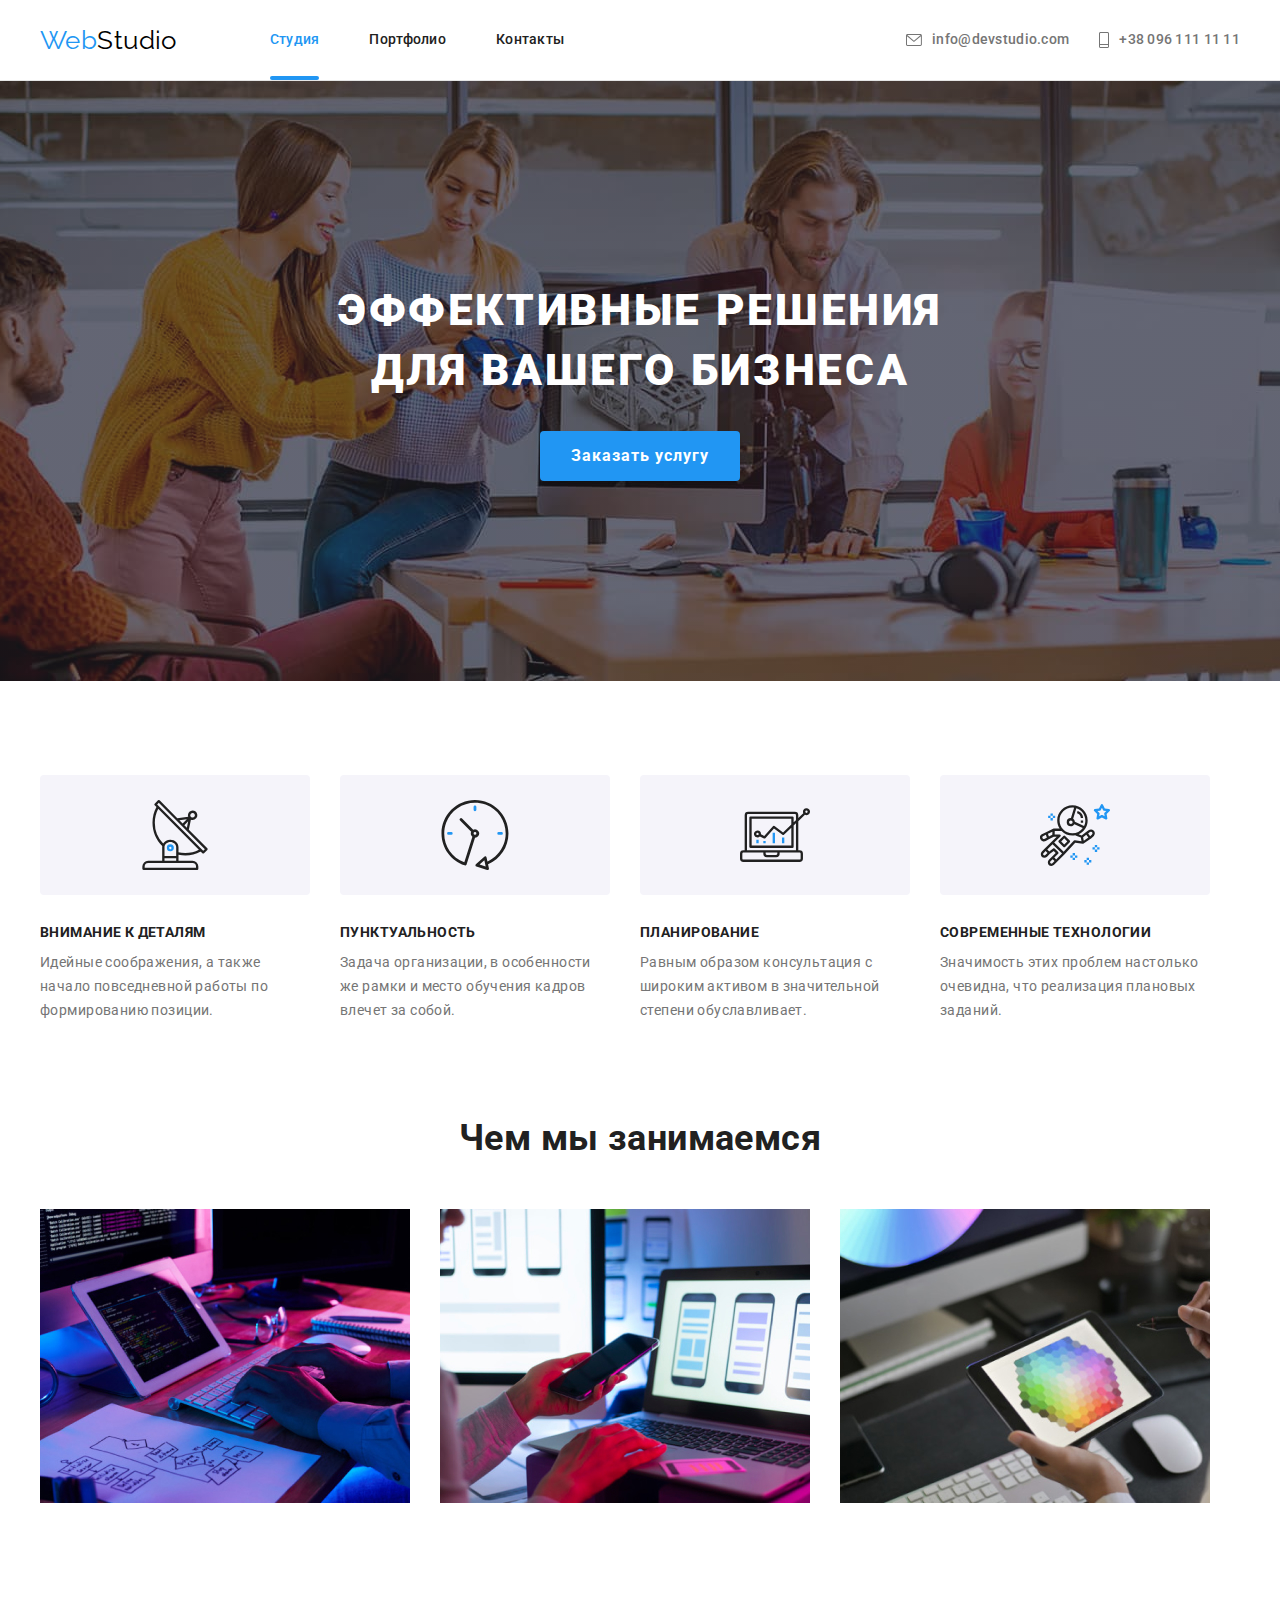
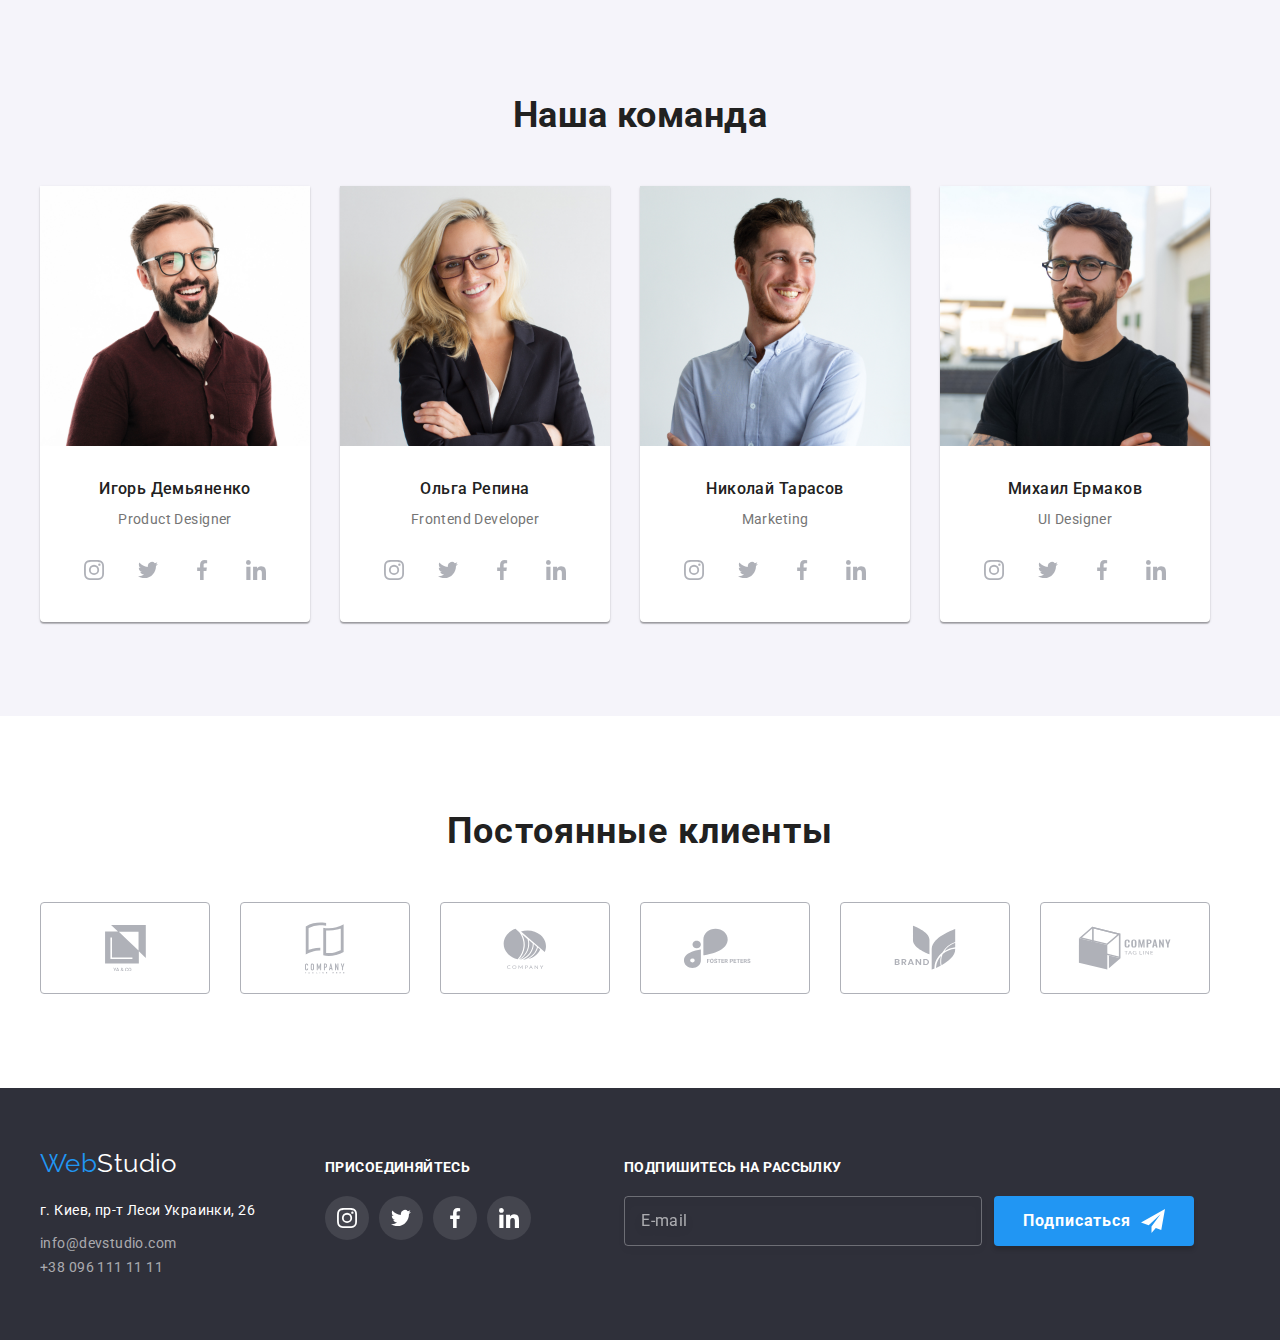
<file: index.html>
<!DOCTYPE html>
<html lang="ru">
<head>
    <meta charset="UTF-8">
    <meta http-equiv="X-UA-Compatible" content="IE=edge">
    <meta name="viewport" content="width=device-width, initial-scale=1.0">
    <title>Document</title>
    <link href="https://fonts.googleapis.com/css2?family=Raleway:wght@700&family=Roboto:wght@400;500;700;900&display=swap" rel="stylesheet">
    <link rel="stylesheet" href="./css/main.min.css">
</head>
<body>
    <header class="header">
        <div class="mail-nav"> 
            <nav class="conteiner-nav">
                <a href="" class="logo">Web<span class="logo__studio">Studio</span></a>
                <ul class="site-nav list">
                    <li class="site-nav__item">
                        <a href="" class="site-nav__link current">Студия</a>
                    </li>
                    <li class="site-nav__item">
                        <a href="./portfolio.html" class="site-nav__link">Портфолио</a>
                    </li>
                    <li class="site-nav__item">
                        <a href="" class="site-nav__link">Контакты</a>
                    </li>
                </ul>
            </nav>
            <div class="contriner-auth">
                <ul class="auth-nav list">
                    <li class="auth-nav__item icon-envelope">
                        <a href="mailto:info@devstudio.com" class="auth-nav__link">info@devstudio.com
                            <svg class="auth-nav__icon" width="16px" heught="12px">
                                <use href="./images/symbol-defs.svg#envelope"></use>
                            </svg>
                        </a>
                    </li>
                    <li class="auth-nav__item icon-vector">
                        <a href="tel:+380961111111" class="auth-nav__link">+38 096 111 11 11
                            <svg class="auth-nav__icon" width="10px" heught="16px">
                                <use href="./images/symbol-defs.svg#vector"></use>
                            </svg>
                        </a>
                    </li>
                </ul>
            </div>
        </div>
    </header>
    <main>
        <!--Шапка-->
        <div class="overlay">
            <div class="hero">
                <h1 class="hero__title">Эффективные решения для вашего бизнеса</h1>
                <button class="button" data-modal-open>Заказать услугу</button>
                <div class="backdrop is-hidden" data-modal>
                    <div class="modal">
                        <form class="form-modal">
                            <h2 class="form-modal__title">Оставьте свои данные, мы вам перезвоним</h2>
                            <div class="form-modal__groop">
                                <label for="name">Имя</label>
                                <input type="name" name="name" id="name">
                                <svg class="form-modal__svg">
                                    <use href="./images/icons.svg#person"></use>
                                </svg>
                            </div>
                            <div class="form-modal__groop">
                                <label for="phone">Телефон</label>
                                <input type="text" name="phone" id="phone">
                                <svg class="form-modal__svg">
                                    <use href="./images/icons.svg#phone"></use>
                                </svg>
                            </div>
                            <div class="form-modal__groop">
                                <label for="mail">Почта</label>
                                <input type="text" name="mail" id="mail">
                                <svg class="form-modal__svg">
                                    <use href="./images/icons.svg#email"></use>
                                </svg>
                            </div>
                            <div class="form-modal__groop">
                                <label for="comment">Комментарий</label>
                                <textarea name="comment" id="comment" placeholder="Введите текст"></textarea>
                            </div>
                            <label class="form-modal__agreement">
                                <input class="form-modal__input" type="checkbox" name="policy">
                                <span class="form-modal__text">
                                    Соглашаюсь с рассылкой и принимаю <a href="" class="form-modal__link">Условия договора</a> 
                                </span>
                                <svg class="form-modal__icon">
                                    <use href="./images/icons.svg#icon-check"></use>
                                </svg>
                            </label>    
                            <button type="submit" class="button">Отправить</button>
                        </form>
                        <button class="button__close" data-modal-close>
                            <svg class="button__svg">
                                <use href="./images/icons.svg#close"></use>
                            </svg>
                        </button>
                    </div>
                </div> 
            </div>
        </div>
        <!--Особенности-->
        <section class="section">
            <div class="conteiner">
               <!--<h2 class="section-title">Особенности</h2>--> 
                <ul class="peculiarities list">
                    <li class="peculiarities__list icon-antenna">
                        <div class="peculiarities__conteiner">
                            <svg class="peculiarities__svg">
                                <use href="./images/symbol-defs.svg#antenna"></use>
                            </svg>
                        </div>
                        <h3 class="peculiarities__title">ВНИМАНИЕ К ДЕТАЛЯМ</h3>
                        <p class="peculiarities__text">Идейные соображения, а также начало повседневной работы по формированию позиции.</p>
                    </li>
                    <li class="peculiarities__list icon-clock">
                        <div class="peculiarities__conteiner">
                            <svg class="peculiarities__svg">
                                <use href="./images/symbol-defs.svg#clock"></use>
                            </svg>
                        </div>
                        <h3 class="peculiarities__title">ПУНКТУАЛЬНОСТЬ</h3>
                        <p class="peculiarities__text">Задача организации, в особенности же рамки и место обучения кадров влечет за собой.</p>
                    </li>
                    <li class="peculiarities__list icon-diagram">
                        <div class="peculiarities__conteiner">
                            <svg class="peculiarities__svg">
                                <use href="./images/symbol-defs.svg#diagram"></use>
                            </svg>
                        </div>
                        <h3 class="peculiarities__title">ПЛАНИРОВАНИЕ</h3>
                        <p class="peculiarities__text">Равным образом консультация с широким активом в значительной степени обуславливает.</p>
                    </li>
                    <li class="peculiarities__list icon-astronaut">
                        <div class="peculiarities__conteiner">
                            <svg class="peculiarities__svg">
                                <use href="./images/symbol-defs.svg#astronaut"></use>
                            </svg>
                        </div>
                        <h3 class="peculiarities__title">СОВРЕМЕННЫЕ ТЕХНОЛОГИИ</h3>
                        <p class="peculiarities__text">Значимость этих проблем настолько очевидна, что реализация плановых заданий.</p>
                    </li>
                </ul>
            </div>
        </section>
        <!--Чем мы занимаемся-->
        <section class="development">
            <div class="conteiner">
                <h2 class="development__title">Чем мы занимаемся</h2>
                <ul class="development__list list">
                    <li class="development__item">
                        <a href=""><img class="development__img" src="./images/development/box-1.jpg" alt="работа на компьютере" width="370" height="294"></a>
                        <div class="development__product">
                            <p class="development__text">ДЕСКТОПНЫЕ ПРИЛОЖЕНИЯ</p>
                        </div>
                    </li>
                    <li class="development__item">
                        <a href=""><img class="development__img" src="./images/development/box-2.jpg" alt="работа на телефоне" width="370" height="294"></a>
                        <div class="development__product">
                            <p class="development__text">МОБИЛЬНЫЕ ПРИЛОЖЕНИЯ</p>
                        </div>
                    </li>
                    <li class="development__item">
                        <a href=""><img class="development__img" src="./images/development/box-3.jpg" alt="работа на планшете" width="370" height="294"></a>
                        <div class="development__product">
                            <p class="development__text">ДИЗАЙНЕРСКИЕ РЕШЕНИЯ</p>
                        </div>
                    </li>
                </ul>
            </div>
        </section>
        <!--Наша команда-->
        <section class="team">
            <div class="conteiner">
                <h2 class="team__title">Наша команда</h2>
            <ul class="team__list list">
                <li class="team__item">
                    <article class="card-set">
                        <img class="card-set__img" src="./images/team/team-card-1.jpg" alt="Игорь Демьяненко" width="270" height="260">
                    <div class="card-set__meta">
                        <h3 class="card-set__title">Игорь Демьяненко</h3>
                        <p class="card-set__job" lang="en">Product Designer</p>
                        <ul class="network list">
                            <li class="network__item">
                                <a href="" class="network__link" aria-label="instagram">
                                    <svg class="network__icon">
                                        <use href="./images/symbol-defs.svg#instagram"></use>
                                    </svg>
                                </a>
                            </li>
                            <li class="network__item">
                                <a href="" class="network__link" aria-label="twitter">
                                    <svg class="network__icon">
                                        <use href="./images/symbol-defs.svg#twitter"></use>
                                    </svg>
                                </a>
                            </li>
                            <li class="network__item">
                                <a href="" class="network__link" aria-label="facebook">
                                    <svg class="network__icon">
                                        <use href="./images/symbol-defs.svg#facebook"></use>
                                    </svg>
                                </a>
                            </li>
                            <li class="network__item">
                                <a href="" class="network__link" aria-label="linkedin">
                                    <svg class="network__icon">
                                        <use href="./images/symbol-defs.svg#linkedin"></use>
                                    </svg>
                                </a>
                            </li>
                        </ul> 
                    </div>
                    </article>
                </li>
                <li class="team__item">
                    <article class="card-set">
                    <img class="card-set__img" src="./images/team/team-card-2.jpg" alt="Ольга Репина" width="270" height="260">
                    <div class="card-set__meta">
                        <h3 class="card-set__title">Ольга Репина</h3>
                        <p class="card-set__job" lang="en">Frontend Developer</p>
                        <ul class="network list">
                            <li class="network__item">
                                <a href="" class="network__link" aria-label="instagram">
                                    <svg class="network__icon">
                                        <use href="./images/symbol-defs.svg#instagram"></use>
                                    </svg>
                                </a>
                            </li>
                            <li class="network__item">
                                <a href="" class="network__link" aria-label="twitter">
                                    <svg class="network__icon">
                                        <use href="./images/symbol-defs.svg#twitter"></use>
                                    </svg>
                                </a>
                            </li>
                            <li class="network__item">
                                <a href="" class="network__link" aria-label="facebook">
                                    <svg class="network__icon">
                                        <use href="./images/symbol-defs.svg#facebook"></use>
                                    </svg>
                                </a>
                            </li>
                            <li class="network__item">
                                <a href="" class="network__link" aria-label="linkedin">
                                    <svg class="network__icon">
                                        <use href="./images/symbol-defs.svg#linkedin"></use>
                                    </svg>
                                </a>
                            </li>
                        </ul> 
                    </div>
                    </article>
                </li>
                <li class="team__item">
                    <article class="card-set">
                        <img class="card-set__img" src="./images/team/team-card-3.jpg" alt="Николай Тарасов" width="270" height="260">
                        <div class="card-set__meta">
                        <h3 class="card-set__title">Николай Тарасов</h3>
                        <p class="card-set__job" lang="en">Marketing</p>
                        <ul class="network list">
                            <li class="network__item">
                                <a href="" class="network__link" aria-label="instagram">
                                    <svg class="network__icon">
                                        <use href="./images/symbol-defs.svg#instagram"></use>
                                    </svg>
                                </a>
                            </li>
                            <li class="network__item">
                                <a href="" class="network__link" aria-label="twitter">
                                    <svg class="network__icon">
                                        <use href="./images/symbol-defs.svg#twitter"></use>
                                    </svg>
                                </a>
                            </li>
                            <li class="network__item">
                                <a href="" class="network__link" aria-label="facebook">
                                    <svg class="network__icon">
                                        <use href="./images/symbol-defs.svg#facebook"></use>
                                    </svg>
                                </a>
                            </li>
                            <li class="network__item">
                                <a href="" class="network__link" aria-label="linkedin">
                                    <svg class="network__icon">
                                        <use href="./images/symbol-defs.svg#linkedin"></use>
                                    </svg>
                                </a>
                            </li>
                        </ul>  
                    </div>
                    </article>
                </li>
                <li class="team__item">
                    <article class="card-set">
                        <img class="card-set__img" src="./images/team/team-card-4.jpg" alt="Михаил Ермаков" width="270" height="260">
                        <div class="card-set__meta">
                        <h3 class="card-set__title">Михаил Ермаков</h3>
                        <p class="card-set__job" lang="en">UI Designer</p>
                        <ul class="network list">
                            <li class="network__item">
                                <a href="" class="network__link" aria-label="instagram">
                                    <svg class="network__icon">
                                        <use href="./images/symbol-defs.svg#instagram"></use>
                                    </svg>
                                </a>
                            </li>
                            <li class="network__item">
                                <a href="" class="network__link" aria-label="twitter">
                                    <svg class="network__icon">
                                        <use href="./images/symbol-defs.svg#twitter"></use>
                                    </svg>
                                </a>
                            </li>
                            <li class="network__item">
                                <a href="" class="network__link" aria-label="facebook">
                                    <svg class="network__icon">
                                        <use href="./images/symbol-defs.svg#facebook"></use>
                                    </svg>
                                </a>
                            </li>
                            <li class="network__item">
                                <a href="" class="network__link" aria-label="linkedin">
                                    <svg class="network__icon">
                                        <use href="./images/symbol-defs.svg#linkedin"></use>
                                    </svg>
                                </a>
                            </li>
                        </ul> 
                    </div>
                    </article>
                </li>
            </ul>
            </div>
        </section>
        <!--Постоянные клиенты-->
        <section class="client">
            <div class="conteiner">
                <h2 class="client__title">Постоянные клиенты</h2>
            <ul class="client__list list">
                <li class="client__item">
                    <a href="" class="client__link" aria-label="group-1">
                        <svg class="client__icon group-1">
                            <use href="./images/symbol-defs.svg#group-1"></use>
                        </svg>
                    </a>
                </li>
                <li class="client__item">
                    <a href="" class="client__link" aria-label="group-2">
                        <svg class="client__icon group-2">
                            <use href="./images/symbol-defs.svg#group-2"></use>
                        </svg>
                    </a>
                </li>
                <li class="client__item">
                    <a href="" class="client__link" aria-label="group-3">
                        <svg class="client__icon group-3">
                            <use href="./images/symbol-defs.svg#group-3"></use>
                        </svg>
                    </a>
                </li>
                <li class="client__item">
                    <a href="" class="client__link" aria-label="group-4">
                        <svg class="client__icon group-4">
                            <use href="./images/symbol-defs.svg#group-4"></use>
                        </svg>
                    </a>
                </li>
                <li class="client__item">
                    <a href="" class="client__link" aria-label="group-5">
                        <svg class="client__icon group-5">
                            <use href="./images/symbol-defs.svg#group-5"></use>
                        </svg>
                    </a>
                </li>
                <li class="client__item">
                    <a href="" class="client__link" aria-label="group-6">
                        <svg class="client__icon group-6">
                            <use href="./images/symbol-defs.svg#group-6"></use>
                        </svg>
                    </a>
                </li>
            </ul>
            </div>
        </section>
    </main>
    <footer class="footer">
        <div class="basement">
            <div class="basement-conteiner">
                <a href="" class="logo logo--footer">Web<span class="logo__studio logo__studio--footer">Studio</span></a>
            <address class="address">
                <p class="address__text">г. Киев, пр-т Леси Украинки, 26</p> <br/>
                <ul class="address__list">
                    <li class="address__item">
                        <a href="mailto:info@devstudio.com" class="address__link">info@devstudio.com</a> <br/>
                    </li>
                    <li class="address__item">
                        <a href="tel:+380961111111" class="address__link">+38 096 111 11 11</a>
                    </li>
                </ul>
            </address>
            </div>
            <div class="basement-social">
                <h2 class="basement-social__title">ПРИСОЕДИНЯЙТЕСЬ</h2>
                <ul class="basement-social__list list">
                    <li class="basement-social__item">
                        <a href="" class="basement-social__link" aria-label="instagram">
                            <svg class="basement-social__icon">
                                <use href="./images/symbol-defs.svg#instagram"></use>
                            </svg>
                        </a>
                    </li>
                    <li class="basement-social__item">
                        <a href="" class="basement-social__link" aria-label="twitter">
                            <svg class="basement-social__icon">
                                <use href="./images/symbol-defs.svg#twitter"></use>
                            </svg>
                        </a>
                    </li>
                    <li class="basement-social__item">
                        <a href="" class="basement-social__link" aria-label="facebook">
                            <svg class="basement-social__icon">
                                <use href="./images/symbol-defs.svg#facebook"></use>
                            </svg>
                        </a>
                    </li>
                    <li class="basement-social__item">
                        <a href="" class="basement-social__link" aria-label="linkedin">
                            <svg class="basement-social__icon">
                                <use href="./images/symbol-defs.svg#linkedin"></use>
                            </svg>
                        </a>
                    </li>
                </ul>
            </div>
            <form class="form">
                <h2 class="form__title">ПОДПИШИТЕСЬ НА РАССЫЛКУ</h2>
                <div class="form__flex">
                    <label for="mail" class="form__field">
                        <input type="mail" name="mail" placeholder="E-mail">
                    </label>
                    <button type="submit" class="button button--subscribe"><span class="button__text">Подписаться</span>
                        <svg class="form__icon">
                            <use href="./images/icons.svg#icon-send"></use>
                        </svg>
                    </button>
                </div>
            </form>
        </div>
    </footer> 
    <script src="./js/modal.js"></script> 
</body>
</html>
</file>
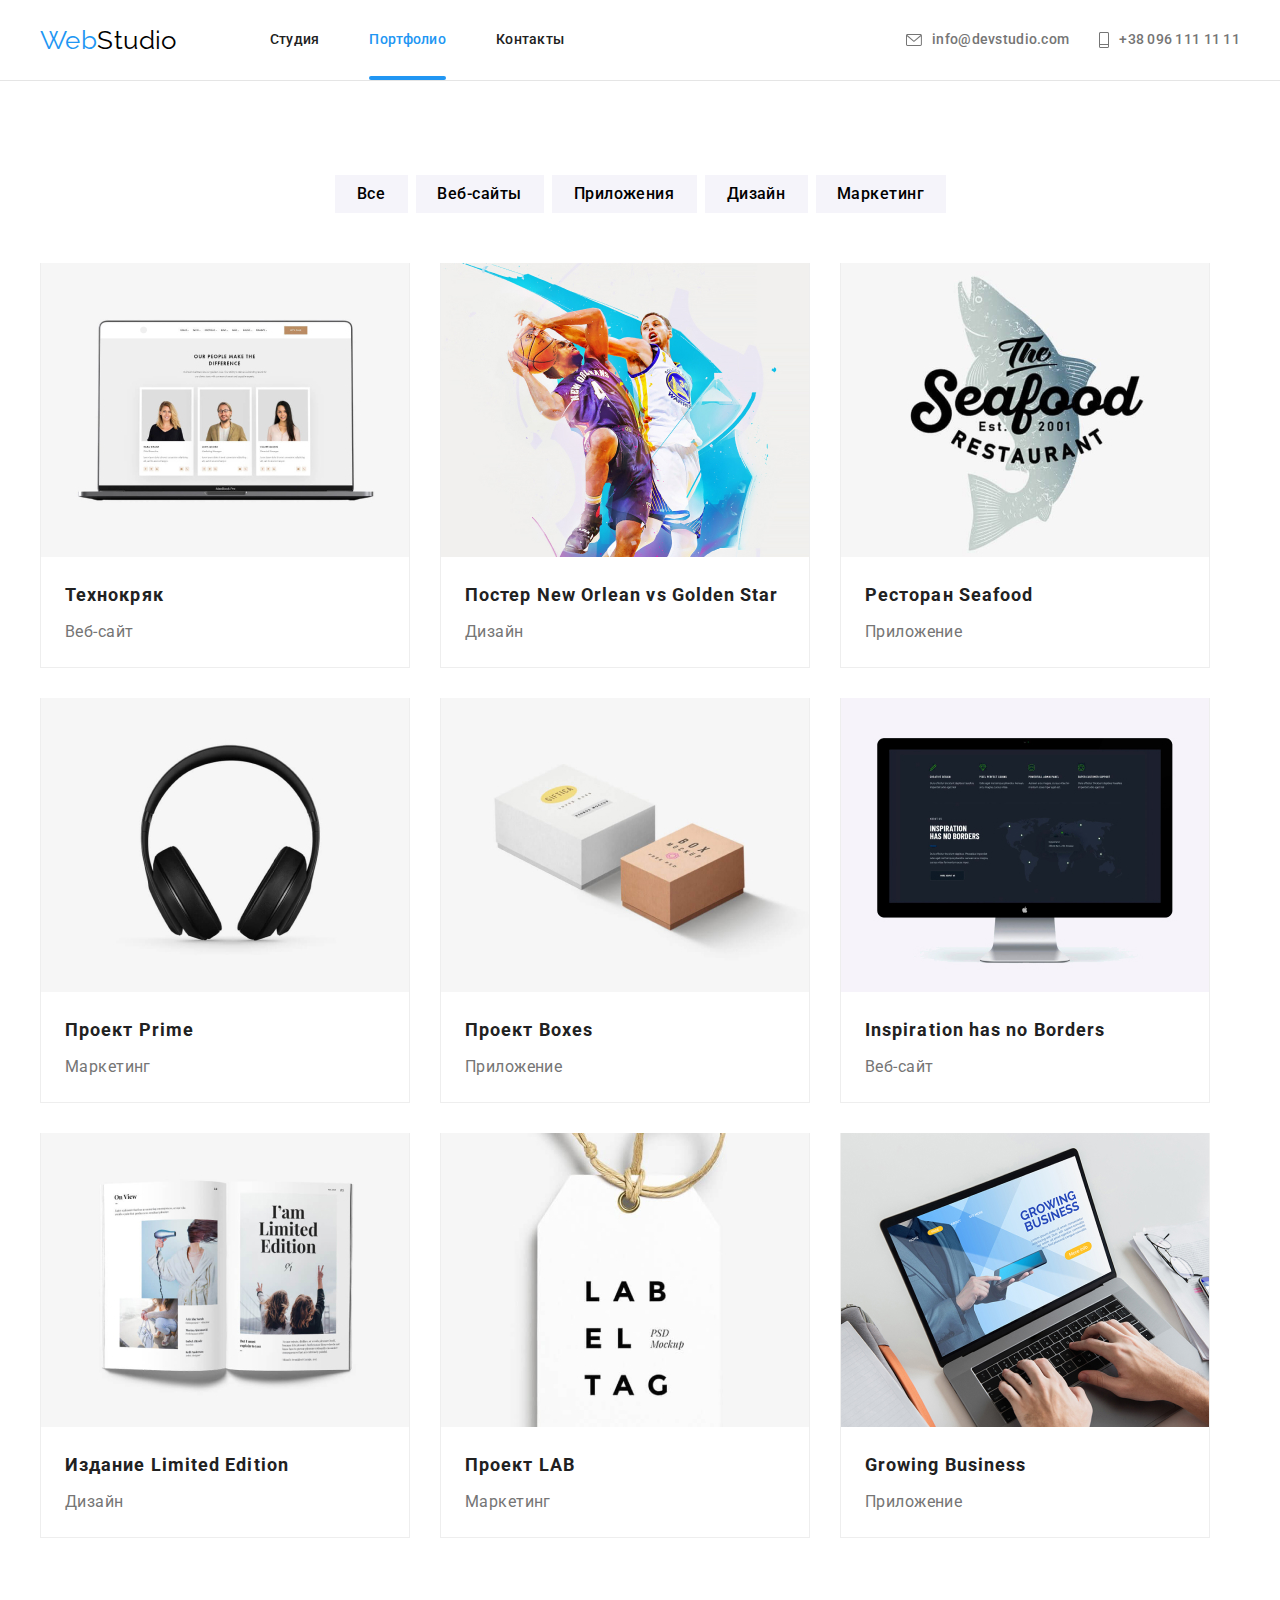
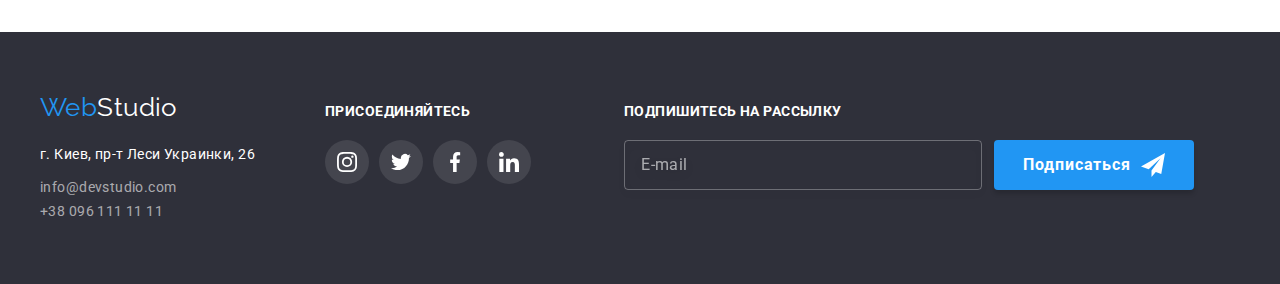
<file: portfolio.html>
<!DOCTYPE html>
<html lang="ru">
<head>
    <meta charset="UTF-8">
    <meta http-equiv="X-UA-Compatible" content="IE=edge">
    <meta name="viewport" content="width=device-width, initial-scale=1.0">
    <title>Document</title>
    <link href="https://fonts.googleapis.com/css2?family=Raleway:wght@700&family=Roboto:wght@400;500;700;900&display=swap" rel="stylesheet">
    <link rel="stylesheet" href="./css/main.min.css">
</head>
<body>
    <header class="header">
        <div class="mail-nav"> 
            <nav class="conteiner-nav">
                <a href="" class="logo">Web<span class="logo__studio">Studio</span></a>
                <ul class="site-nav list">
                    <li class="site-nav__item"><a href="./index.html" class="site-nav__link">Студия</a></li>
                    <li class="site-nav__item"><a href="" class="site-nav__link current">Портфолио</a></li>
                    <li class="site-nav__item"><a href="./index.html" class="site-nav__link">Контакты</a></li>
                </ul>
            </nav>
            <div class="contriner-auth">
                <ul class="auth-nav list">
                    <li class="auth-nav__item icon-envelope">
                        <a href="mailto:info@devstudio.com" class="auth-nav__link">info@devstudio.com
                            <svg class="auth-nav__icon" width="16px" heught="12px">
                                <use href="./images/symbol-defs.svg#envelope"></use>
                            </svg>
                        </a>
                    </li>
                    <li class="auth-nav__item icon-vector">
                        <a href="tel:+380961111111" class="auth-nav__link">+38 096 111 11 11
                            <svg class="auth-nav__icon" width="10px" heught="16px">
                                <use href="./images/symbol-defs.svg#vector"></use>
                            </svg>
                        </a>
                    </li>
                </ul>
            </div>
        </div>
    </header>
    <main>
    <section class="conteiner-section">
            <div class="conteiner-portfolio">
                <!--<h1>Портфолио</h1>-->
                <!--Навигация-->
                <ul class="row list">
                    <li class="row__list"><button type="button" class="row__btn row__btn--oll">Все</button></li>
                    <li class="row__list"><button type="button" class="row__btn row__btn--veb">Веб-сайты</button></li>
                    <li class="row__list"><button type="button" class="row__btn row__btn--appendix">Приложения</button></li>
                    <li class="row__list"><button type="button" class="row__btn row__btn--design">Дизайн</button></li>
                    <li class="row__list"><button type="button" class="row__btn row__btn--marketing">Маркетинг</button></li>
                </ul>
                <!--Услуги-->
                <ul class="services list">
                    <li class="services__list">
                        <a href="" class="services__link">
                            <div class="product-overlay">
                                <img class="product-overlay__img" src="./images/portfolio-services/project-1.jpg" alt="вебсайт на ноутбуке" width="370" height="294">
                                <div class="product-overlay__hover">
                                    <p class="product-overlay__text">Ресурс предлагает комплексные предложения с разным уровнем функционала и сервисов. Все это позволит посетителю получить исчерпывающие сведения о компании или частном лице.
                                    </p>
                                </div>
                            </div>
                            <div class="desc">
                                <h2 class="desc__title">Технокряк</h2>
                                <p class="dec__text">Веб-сайт</p>
                            </div>
                        </a>
                    </li>
                    <li class="services__list">
                        <a href="" class="services__link">
                            <div class="product-overlay">
                                <img class="product-overlay__img" src="./images/portfolio-services/project-2.jpg" alt="два баскетболиста" width="370" height="294">
                                <div class="product-overlay__hover">
                                    <p class="product-overlay__text">Ресурс предлагает комплексные предложения с разным уровнем функционала и сервисов. Все это позволит посетителю получить исчерпывающие сведения о компании или частном лице.
                                    </p>
                                </div>
                            </div>
                            <div class="desc">
                                <h2 class="desc__title">Постер <span lang="en">New Orlean vs Golden Star</span></h2>
                                <p class="dec__text">Дизайн</p>
                            </div>
                        </a>
                    </li>
                    <li class="services__list">
                        <a href="" class="services__link">
                            <div class="product-overlay">
                                <img class="product-overlay__img" src="./images/portfolio-services/project-3.jpg" alt="ресторан морской еды" width="370" height="294">
                                <div class="product-overlay__hover">
                                    <p class="product-overlay__text">Ресурс предлагает комплексные предложения с разным уровнем функционала и сервисов. Все это позволит посетителю получить исчерпывающие сведения о компании или частном лице.
                                    </p>
                                </div>
                            </div>
                            <div class="desc">
                                <h2 class="desc__title">Ресторан Seafood</h2>
                                <p class="dec__text">Приложение</p>
                            </div>
                        </a>
                    </li>
                    <li class="services__list">
                        <a href="" class="services__link">
                            <div class="product-overlay">
                                <img class="product-overlay__img" src="./images/portfolio-services/project-4.jpg" alt="наушники" width="370" height="294">
                                <div class="product-overlay__hover">
                                    <p class="product-overlay__text">Ресурс предлагает комплексные предложения с разным уровнем функционала и сервисов. Все это позволит посетителю получить исчерпывающие сведения о компании или частном лице.
                                    </p>
                                </div>
                            </div>
                            <div class="desc">
                                <h2 class="desc__title">Проект <span lang="en">Prime</span></h2>
                                <p class="dec__text">Маркетинг</p>
                            </div>
                        </a>
                    </li>
                    <li class="services__list">
                        <a href="" class="services__link">
                            <div class="product-overlay">
                                <img class="product-overlay__img" src="./images/portfolio-services/project-5.jpg" alt="две коробки" width="370" height="294">
                                <div class="product-overlay__hover">
                                    <p class="product-overlay__text">Ресурс предлагает комплексные предложения с разным уровнем функционала и сервисов. Все это позволит посетителю получить исчерпывающие сведения о компании или частном лице.
                                    </p>
                                </div>
                            </div>
                            <div class="desc">
                                <h2 class="desc__title">Проект <span lang="en">Boxes</span></h2>
                                <p class="dec__text">Приложение</p>
                            </div>
                        </a>
                    </li>
                    <li class="services__list">
                        <a href="" class="services__link">
                            <div class="product-overlay">
                                <img class="product-overlay__img" src="./images/portfolio-services/project-6.jpg" alt="вебсайт на моноблоке" width="370" height="294">
                                <div class="product-overlay__hover">
                                    <p class="product-overlay__text">Ресурс предлагает комплексные предложения с разным уровнем функционала и сервисов. Все это позволит посетителю получить исчерпывающие сведения о компании или частном лице.
                                    </p>
                                </div>
                            </div>
                            <div class="desc">
                                <h2 lang="en" class="desc__title">Inspiration has no Borders</h2>
                                <p class="dec__text">Веб-сайт</p>
                            </div>
                        </a>
                    </li>
                    <li class="services__list">
                        <a href="" class="services__link">
                            <div class="product-overlay">
                                <img class="product-overlay__img" src="./images/portfolio-services/project-7.jpg" alt="журнал" width="370" height="294">
                                <div class="product-overlay__hover">
                                    <p class="product-overlay__text">Ресурс предлагает комплексные предложения с разным уровнем функционала и сервисов. Все это позволит посетителю получить исчерпывающие сведения о компании или частном лице.
                                    </p>
                                </div>
                            </div>
                            <div class="desc">
                                <h2 class="desc__title">Издание <span lang="en">Limited Edition</span></h2>
                                <p class="dec__text">Дизайн</p>
                            </div>
                        </a>
                    </li>
                    <li class="services__list">
                        <a href="" class="services__link">
                            <div class="product-overlay">
                                <img class="product-overlay__img" src="./images/portfolio-services/project-8.jpg" alt="этикетка" width="370" height="294">
                                <div class="product-overlay__hover">
                                    <p class="product-overlay__text">Ресурс предлагает комплексные предложения с разным уровнем функционала и сервисов. Все это позволит посетителю получить исчерпывающие сведения о компании или частном лице.
                                    </p>
                                </div>
                            </div>
                            <div class="desc">
                                <h2 class="desc__title">Проект <span lang="en">LAB</span></h2>
                                <p class="dec__text">Маркетинг</p>
                            </div>
                        </a>
                    </li>
                    <li class="services__list">
                        <a href="" class="services__link">
                            <div class="product-overlay">
                                <img class="product-overlay__img" src="./images/portfolio-services/project-9.jpg" alt="приложение на ноутбуке" width="370" height="294">
                                <div class="product-overlay__hover">
                                    <p class="product-overlay__text">Ресурс предлагает комплексные предложения с разным уровнем функционала и сервисов. Все это позволит посетителю получить исчерпывающие сведения о компании или частном лице.
                                    </p>
                                </div>
                            </div>
                            <div class="desc">
                                <h2 lang="en" class="desc__title">Growing Business</h2>
                                <p class="dec__text">Приложение</p>
                            </div>
                        </a>
                    </li>
                </ul>
            </div>
    </section>
    </main>
    <footer class="footer">
        <div class="basement">
            <div class="basement-conteiner">
                <a href="" class="logo logo--footer">Web<span class="logo__studio logo__studio--footer">Studio</span></a>
                <address class="address">
                    <p class="address__text">г. Киев, пр-т Леси Украинки, 26</p> <br/>
                    <ul class="address__list">
                        <li class="address__item">
                            <a href="mailto:info@devstudio.com" class="address__link">info@devstudio.com</a> <br/>
                        </li>
                        <li class="address__item">
                            <a href="tel:+380961111111" class="address__link">+38 096 111 11 11</a>
                        </li>
                    </ul>
                </address>
                </div>
                <div class="basement-social">
                    <h2 class="basement-social__title">ПРИСОЕДИНЯЙТЕСЬ</h2>
                    <ul class="basement-social__list list">
                        <li class="basement-social__item">
                            <a href="" class="basement-social__link" aria-label="instagram">
                                <svg class="basement-social__icon">
                                    <use href="./images/symbol-defs.svg#instagram"></use>
                                </svg>
                            </a>
                        </li>
                        <li class="basement-social__item">
                            <a href="" class="basement-social__link" aria-label="twitter">
                                <svg class="basement-social__icon">
                                    <use href="./images/symbol-defs.svg#twitter"></use>
                                </svg>
                            </a>
                        </li>
                        <li class="basement-social__item">
                            <a href="" class="basement-social__link" aria-label="facebook">
                                <svg class="basement-social__icon">
                                    <use href="./images/symbol-defs.svg#facebook"></use>
                                </svg>
                            </a>
                        </li>
                        <li class="basement-social__item">
                            <a href="" class="basement-social__link" aria-label="linkedin">
                                <svg class="basement-social__icon">
                                    <use href="./images/symbol-defs.svg#linkedin"></use>
                                </svg>
                            </a>
                        </li>
                    </ul>
                </div>
                <form class="form">
                    <h2 class="form__title">ПОДПИШИТЕСЬ НА РАССЫЛКУ</h2>
                    <div class="form__flex">
                        <label for="mail" class="form__field">
                            <input type="mail" name="mail" placeholder="E-mail">
                        </label>
                        <button type="submit" class="button button--subscribe"><span class="button__text">Подписаться</span>
                            <svg class="form__icon">
                                <use href="./images/icons.svg#icon-send"></use>
                            </svg>
                        </button>
                    </div>
                </form>
            </div>
        </footer>    
</body>
</html>
</file>
<file: css/main.min.css>
html{-webkit-box-sizing:border-box;box-sizing:border-box}*,*::before,*::after{-webkit-box-sizing:inherit;box-sizing:inherit}:root{--primery-text-color: #757575;--title-text-color: #212121;--accent-color: #2196F3;--primery-bgr-color: #E5E5E5;--title-white-color: #FFFFFF;--accent-bgr-color: #F5F4FA;--timing-function: cubic-bezier(0.4, 0, 0.2, 1)}.visually-hidden{position:absolute;white-space:nowrap;width:1px;height:1px;overflow:hidden;border:0;padding:0;clip:rect(0 0 0 0);-webkit-clip-path:inset(50%);clip-path:inset(50%);margin:-1px}/*! modern-normalize v1.1.0 | MIT License | https://github.com/sindresorhus/modern-normalize */*,::before,::after{-webkit-box-sizing:border-box;box-sizing:border-box}html{line-height:1.15;-webkit-text-size-adjust:100%;-moz-tab-size:4;-o-tab-size:4;tab-size:4}body{margin:0;font-family:system-ui,-apple-system,"Segoe UI",Roboto,Helvetica,Arial,sans-serif,"Apple Color Emoji","Segoe UI Emoji"}hr{height:0;color:inherit}abbr[title]{-webkit-text-decoration:underline dotted;text-decoration:underline dotted}b,strong{font-weight:bolder}code,kbd,samp,pre{font-family:ui-monospace, SFMono-Regular, Consolas, 'Liberation Mono', Menlo, monospace;font-size:1em}small{font-size:80%}sub,sup{font-size:75%;line-height:0;position:relative;vertical-align:baseline}sub{bottom:-0.25em}sup{top:-0.5em}table{text-indent:0;border-color:inherit}button,input,optgroup,select,textarea{font-family:inherit;font-size:100%;line-height:1.15;margin:0}button,select{text-transform:none}button,[type='button'],[type='reset'],[type='submit']{-webkit-appearance:button}::-moz-focus-inner{border-style:none;padding:0}:-moz-focusring{outline:1px dotted ButtonText}:-moz-ui-invalid{box-shadow:none}legend{padding:0}progress{vertical-align:baseline}::-webkit-inner-spin-button,::-webkit-outer-spin-button{height:auto}[type='search']{-webkit-appearance:textfield;outline-offset:-2px}::-webkit-search-decoration{-webkit-appearance:none}::-webkit-file-upload-button{-webkit-appearance:button;font:inherit}summary{display:list-item}body{color:var(--primery-text-color);background-color:var(--title-white-color);font-family:Roboto, sans-serif;letter-spacing:0.03em;font-size:14px;cursor:pointer}h1,h2,h3,h4,h5,h6,p{margin:0}ul{margin:0;padding-left:0;list-style:none}a{text-decoration:none;color:currentColor}.list{padding:0;margin:0;list-style:none}.header{background-color:var(--title-white-color);border-bottom-width:1px;border-bottom-style:solid;border-bottom-color:var(--primery-bgr-color)}.mail-nav{display:-webkit-box;display:-ms-flexbox;display:flex;-webkit-box-align:center;-ms-flex-align:center;align-items:center;padding-left:15px;padding-right:15px;margin-left:auto;margin-right:auto;max-width:1230px;height:80px}.conteiner-nav{display:-webkit-box;display:-ms-flexbox;display:flex;-webkit-box-align:center;-ms-flex-align:center;align-items:center}.contriner-auth{display:-webkit-box;display:-ms-flexbox;display:flex;margin-left:auto;-webkit-box-align:center;-ms-flex-align:center;align-items:center}.logo{color:var(--accent-color);font-family:Raleway, cursive;font-size:26px;line-height:1.19;text-decoration:none}.logo__studio{color:#000000}.site-nav{display:-webkit-box;display:-ms-flexbox;display:flex;margin-left:93px}.site-nav__item:not(:last-child){margin-right:50px}.site-nav__item{position:relative}.site-nav__link{display:block;padding-top:32px;padding-bottom:32px;color:var(--title-text-color);font-weight:500;font-size:14px;line-height:1.14;letter-spacing:0.02em;text-decoration:none;-webkit-transition:color 250ms var(--timing-function);transition:color 250ms var(--timing-function)}.site-nav__link:hover,.site-nav__link:focus{color:var(--accent-color)}.site-nav__link.current{color:var(--accent-color)}.site-nav__link.current::after{position:absolute;content:"";bottom:0;left:0;width:100%;min-height:4px;background:var(--accent-color);border-radius:2px}.auth-nav{display:-webkit-box;display:-ms-flexbox;display:flex;-webkit-box-align:center;-ms-flex-align:center;align-items:center}.auth-nav__item{display:block;-webkit-box-align:center;-ms-flex-align:center;align-items:center}.auth-nav__item:not(:last-child){margin-right:30px}.auth-nav__link{display:-webkit-box;display:-ms-flexbox;display:flex;-webkit-box-pack:center;-ms-flex-pack:center;justify-content:center;-webkit-box-align:center;-ms-flex-align:center;align-items:center;-webkit-box-orient:horizontal;-webkit-box-direction:reverse;-ms-flex-direction:row-reverse;flex-direction:row-reverse;margin:0;padding-top:32px;padding-bottom:32px;max-height:80px;color:var(--primery-text-color);font-weight:500;font-size:14px;line-height:1.14;letter-spacing:0.02em;text-decoration:none;fill:var(--primery-text-color);-webkit-transition:color 250ms var(--timing-function),fill 250ms var(--timing-function);transition:color 250ms var(--timing-function),fill 250ms var(--timing-function)}.auth-nav__link:hover,.auth-nav__link:focus{color:var(--accent-color);fill:var(--accent-color)}.auth-nav__icon{display:-webkit-box;display:-ms-flexbox;display:flex;-webkit-box-pack:center;-ms-flex-pack:center;justify-content:center;-webkit-box-align:center;-ms-flex-align:center;align-items:center;padding:0;border:0;margin-right:10px;height:80px;fill:inherit}.overlay{min-height:600px;max-width:1600px;margin-left:auto;margin-right:auto;background-image:-webkit-gradient(linear, left top, right top, from(rgba(47,48,58,0.4)), to(rgba(47,48,58,0.4))),url(../images/hero/overlay.jpg);background-image:linear-gradient(to right, rgba(47,48,58,0.4), rgba(47,48,58,0.4)),url(../images/hero/overlay.jpg);background-size:cover;background-repeat:no-repeat;background-position:center;background-color:var(--title-text-color)}.hero{padding-top:200px;padding-bottom:200px;text-align:center}.hero__title{margin-top:0;margin-bottom:30px;margin-left:auto;margin-right:auto;width:696px;color:var(--title-white-color);font-weight:900;font-size:44px;line-height:1.36;letter-spacing:0.06em;text-transform:uppercase}.backdrop{position:fixed;top:0;left:0;width:100%;height:100%;background-color:rgba(0,0,0,0.2);z-index:1;opacity:1;-webkit-transition:opacity 250ms var(--timing-function);transition:opacity 250ms var(--timing-function)}.backdrop.is-hidden{opacity:0;pointer-events:none}.backdrop.is-hidden .modal{-webkit-transform:translate(-50%, -50%) scale(1.1);transform:translate(-50%, -50%) scale(1.1)}.modal{position:absolute;top:50%;left:50%;min-height:581px;min-width:528px;padding:40px;background-color:var(--title-white-color);-webkit-transform:translate(-50%, -50%) scale(1);transform:translate(-50%, -50%) scale(1);-webkit-transition:opacity 250ms var(--timing-function);transition:opacity 250ms var(--timing-function)}.button__close{position:absolute;-webkit-box-sizing:border-box;box-sizing:border-box;position:absolute;width:30px;height:30px;right:8px;top:8px;-webkit-box-align:center;-ms-flex-align:center;align-items:center;text-align:center;border-radius:50%;background:var(--title-white-color);border:1px solid rgba(0,0,0,0.1);outline:none}.button__close:focus{border:1px solid #2196F3;border-radius:50%}.button__svg{position:absolute;display:inline-block;top:50%;left:50%;-webkit-transform:translate(-50%, -50%);transform:translate(-50%, -50%);-webkit-transition:opacity 250ms var(--timing-function);transition:opacity 250ms var(--timing-function);width:18px;height:18px}.button__close:focus>.button__svg{fill:var(--accent-color)}.button{width:200px;height:50px;margin-left:auto;margin-right:auto;color:var(--title-white-color);background-color:var(--accent-color);font-weight:700;font-size:16px;line-height:1.88;-webkit-box-align:center;-ms-flex-align:center;align-items:center;letter-spacing:0.06em;text-align:center;background:var(--accent-color);-webkit-box-shadow:0px 4px 4px rgba(0,0,0,0.15);box-shadow:0px 4px 4px rgba(0,0,0,0.15);border-radius:4px;border:none}.form-modal{width:448px;margin-left:auto;margin-right:auto}.form-modal__title{margin-top:0;padding:0;font-weight:700;font-size:20px;line-height:1.15;text-align:center;letter-spacing:0.03em;color:#212121}.form-modal__groop{position:relative;display:-webkit-box;display:-ms-flexbox;display:flex;-webkit-box-orient:vertical;-webkit-box-direction:normal;-ms-flex-direction:column;flex-direction:column;margin-left:auto;margin-bottom:10px}.form-modal__groop label{display:-webkit-box;display:-ms-flexbox;display:flex;margin-right:auto;margin-bottom:4px;font-weight:400;font-size:12px;line-height:14px;letter-spacing:0.01em;color:var(--primery-text-color)}.form-modal__groop input{margin:0;padding-left:42px;width:448px;height:40px;border:1px solid rgba(33,33,33,0.2);border-radius:4px;outline:none}.form-modal__groop input:focus{border:1px solid #2196F3;border-radius:4px}textarea{resize:none}.form-modal__groop textarea{padding:12px 16px;margin:0;height:120px;border:1px solid rgba(33,33,33,0.2);border-radius:4px;outline:none}.form-modal__groop textarea:focus{border:1px solid #2196F3;border-radius:4px}.form-modal__groop textarea::-webkit-input-placeholder{font-weight:400;font-size:12px;line-height:1.17;letter-spacing:0.01em;color:rgba(117,117,117,0.5)}.form-modal__groop textarea:-ms-input-placeholder{font-weight:400;font-size:12px;line-height:1.17;letter-spacing:0.01em;color:rgba(117,117,117,0.5)}.form-modal__groop textarea::-ms-input-placeholder{font-weight:400;font-size:12px;line-height:1.17;letter-spacing:0.01em;color:rgba(117,117,117,0.5)}.form-modal__groop textarea::placeholder{font-weight:400;font-size:12px;line-height:1.17;letter-spacing:0.01em;color:rgba(117,117,117,0.5)}.form-modal__svg{position:absolute;bottom:11px;left:12px;width:18px;height:18px;fill:var(--title-text-color)}.form-modal__groop input:focus+.form-modal__svg{fill:var(--accent-color)}.form-modal__agreement{position:relative;display:-webkit-box;display:-ms-flexbox;display:flex;margin-top:27px;margin-left:11px}.form-modal__input{position:absolute;-webkit-appearance:none;-moz-appearance:none;appearance:none;width:100%;margin:0;font:inherit}.form-modal__text{position:absolute;top:50%;left:25px;-webkit-transform:translateY(-50%);transform:translateY(-50%);-webkit-transition:color 250ms var(--timing-function);transition:color 250ms var(--timing-function);font-weight:400;font-size:14px;line-height:24px;letter-spacing:0.03em;color:var(--primery-text-color)}.form-modal__link{font-weight:400;font-size:12px;line-height:14px;letter-spacing:0.03em;-webkit-text-decoration-line:underline;text-decoration-line:underline;color:var(--accent-color)}.form-modal__icon{position:absolute;top:50%;left:0px;-webkit-transform:translateY(-50%);transform:translateY(-50%);-webkit-transition:color 250ms var(--timing-function);transition:color 250ms var(--timing-function);display:inline-block;width:16px;height:15px;border:2px solid var(--title-text-color);border-radius:4px}.form-modal__agreement:focus-within>.form-modal__icon{background-color:var(--accent-color);border:2px solid transparent;border-radius:4px}.form-modal .button{margin-top:30px}.section{padding-top:94px;padding-bottom:94px}.conteiner{padding-left:15px;padding-right:15px;margin-left:auto;margin-right:auto;width:1230px}.development{padding-bottom:94px}.development__title{margin-top:0;color:var(--title-text-color);font-weight:700;font-size:36px;line-height:1.17;text-align:center}.peculiarities{display:-webkit-box;display:-ms-flexbox;display:flex}.peculiarities__list{width:270px;margin-right:30px}.peculiarities__list:last-child{margin-right:0}.peculiarities__conteiner{display:-webkit-box;display:-ms-flexbox;display:flex;-webkit-box-pack:center;-ms-flex-pack:center;justify-content:center;-webkit-box-align:center;-ms-flex-align:center;align-items:center;width:270px;height:120px;background:var(--accent-bgr-color);border-radius:4px}.peculiarities__svg{width:70px;height:70px}.peculiarities__title{margin-top:30px;margin-bottom:10px;color:var(--title-text-color);font-weight:700;font-size:14px;line-height:1.14}.peculiarities__text{margin-top:0;margin-bottom:0;line-height:1.71}.development__title{margin-bottom:50px}.development__list{display:-webkit-box;display:-ms-flexbox;display:flex}.development__item{position:relative}.development__item:not(:last-child){margin-right:30px}.development__product{position:absolute;bottom:0;left:0;opacity:0;width:100%;min-height:70px;background-color:rgba(47,48,58,0.8);-webkit-transition:opacity 250ms var(--timing-function);transition:opacity 250ms var(--timing-function)}.development__product:hover,.development__product:focus{opacity:1}.development__text{margin-top:27px;margin-bottom:27px;font-weight:700;font-size:14px;line-height:1.14;text-align:center;letter-spacing:0.03em;text-transform:uppercase;color:var(--title-white-color)}.team{padding-top:94px;padding-bottom:94px;background-color:var(--accent-bgr-color)}.team__title{margin-top:0;margin-bottom:50px;color:var(--title-text-color);font-weight:700;font-size:36px;line-height:1.17;text-align:center}.team__list{display:-webkit-box;display:-ms-flexbox;display:flex}.team__item{-webkit-box-shadow:0px 1px 3px rgba(0,0,0,0.12),0px 1px 1px rgba(0,0,0,0.14),0px 2px 1px rgba(0,0,0,0.2);box-shadow:0px 1px 3px rgba(0,0,0,0.12),0px 1px 1px rgba(0,0,0,0.14),0px 2px 1px rgba(0,0,0,0.2);border-radius:0px 0px 4px 4px;background-color:var(--title-white-color)}.team__item:not(:last-child){margin-right:30px}.card-set__meta{padding-top:30px;padding-bottom:30px}.card-set__title{margin-top:0;margin-bottom:10px;color:var(--title-text-color);font-weight:500;font-size:16px;line-height:1.19;text-align:center}.card-set__job{margin-top:0;margin-bottom:0;font-size:14px;line-height:1.7;text-align:center}.network{display:-webkit-box;display:-ms-flexbox;display:flex;padding:0;margin:16px 32px 0px 32px;width:206px;list-style:none;-webkit-box-align:center;-ms-flex-align:center;align-items:center}.network__item{display:-webkit-box;display:-ms-flexbox;display:flex;height:44px;width:44px;-webkit-box-align:center;-ms-flex-align:center;align-items:center}.network__item:not(:last-child){margin-right:10px}.network__link{display:-webkit-box;display:-ms-flexbox;display:flex;-webkit-box-pack:center;-ms-flex-pack:center;justify-content:center;-webkit-box-align:center;-ms-flex-align:center;align-items:center;padding:0;border:0;border-radius:50%;height:44px;width:44px;color:#AFB1B8;text-align:center;-webkit-transition:background-color 250ms var(--timing-function),color 250ms var(--timing-function);transition:background-color 250ms var(--timing-function),color 250ms var(--timing-function)}.network__link:hover,.network__link:focus{background-color:var(--accent-color);color:var(--title-white-color)}.network__icon{height:20px;width:20px;fill:currentColor}.client{padding-top:94px;padding-bottom:94px}.client__title{margin-top:0;margin-bottom:50px;font-family:'Roboto';font-style:normal;font-weight:700;font-size:36px;line-height:1.17;text-align:center;letter-spacing:0.03em;color:var(--title-text-color)}.client__list{display:-webkit-box;display:-ms-flexbox;display:flex;padding:0;margin:0;list-style:none;-webkit-box-align:center;-ms-flex-align:center;align-items:center}.client__item{-webkit-box-align:center;-ms-flex-align:center;align-items:center}.client__item:not(:last-child){margin-right:30px}.client__link{display:-webkit-box;display:-ms-flexbox;display:flex;-webkit-box-pack:center;-ms-flex-pack:center;justify-content:center;-webkit-box-align:center;-ms-flex-align:center;align-items:center;margin:0;padding:0;width:170px;height:92px;border:1px solid #AFB1B8;border-radius:4px;background:var(--title-white-color);text-align:center;fill:#AFB1B8;-webkit-transition:border 250ms var(--timing-function),border-radius 250ms var(--timing-function),fill 250ms var(--timing-function);transition:border 250ms var(--timing-function),border-radius 250ms var(--timing-function),fill 250ms var(--timing-function)}.client__link:hover,.client__link:focus{border:1px solid var(--accent-color);border-radius:4px;fill:var(--accent-color)}.client__icon{fill:inherit}.client__icon.group-1{width:41px;height:46.7px}.client__icon.group-2{width:40px;height:52px}.client__icon.group-3{width:43.46px;height:41.18px}.client__icon.group-4{width:84.44px;height:40.62px}.client__icon.group-5{width:62.54px;height:45.43px}.client__icon.group-6{width:93.79px;height:43.93px}.footer{padding-top:60px;padding-bottom:60px;background-color:#2F303A}.basement{display:-webkit-box;display:-ms-flexbox;display:flex;-webkit-box-align:center;-ms-flex-align:center;align-items:center;padding-left:15px;padding-right:15px;margin-left:auto;margin-right:auto;width:1230px}.footer .basement-conteiner{padding-left:0;margin-right:70px}.logo--footer{margin-top:0;margin-bottom:0}.logo__studio--footer{color:var(--title-white-color)}.address__text{margin-top:20px;margin-bottom:0;color:var(--title-white-color);line-height:1.71;font-style:normal}.address__link{margin:0;padding:0;color:rgba(255,255,255,0.6);text-decoration:none;line-height:1.71;font-style:normal;-webkit-transition:color 250ms var(--timing-function);transition:color 250ms var(--timing-function)}.address__link:hover,.address__link:focus{color:var(--accent-color)}.address__list{margin-top:9px}.address__list{margin-top:9px}br{display:none}.basement-social{display:block;margin-right:93px;margin-top:12px;margin-bottom:40px}.basement-social__title{margin-bottom:20px;font-weight:700;font-size:14px;line-height:1.14;letter-spacing:0.03em;text-transform:uppercase;color:var(--title-white-color)}.basement-social__list{display:-webkit-box;display:-ms-flexbox;display:flex;padding:0;margin:0;list-style:none;-webkit-box-align:center;-ms-flex-align:center;align-items:center}.basement-social__item{height:44px;width:44px}.basement-social__item:not(:last-child){margin-right:10px}.basement-social__link{display:-webkit-box;display:-ms-flexbox;display:flex;-webkit-box-pack:center;-ms-flex-pack:center;justify-content:center;-webkit-box-align:center;-ms-flex-align:center;align-items:center;padding:0;border:0;border-radius:50%;height:44px;width:44px;color:var(--title-white-color);background:rgba(255,255,255,0.1);text-align:center;-webkit-transition:background-color 250ms var(--timing-function);transition:background-color 250ms var(--timing-function)}.basement-social__link:hover,.basement-social__link:focus{background-color:var(--accent-color)}.basement-social__icon{height:20px;width:20px;fill:currentColor}.form{width:570px;padding:0;margin-top:12px;margin-bottom:34px}.form__title{margin-bottom:20px;padding:0;font-weight:700;font-size:14px;line-height:1.14;letter-spacing:0.03em;text-transform:uppercase;color:var(--title-white-color)}.form__flex{display:-webkit-box;display:-ms-flexbox;display:flex}.form__field{display:-webkit-box;display:-ms-flexbox;display:flex;width:358px;height:50px;margin-right:12px}.form__field input{padding:15px 0px 15px 16px;width:100%;background-color:transparent;border:1px solid rgba(255,255,255,0.3);-webkit-filter:drop-shadow(0px 4px 4px rgba(0,0,0,0.15));filter:drop-shadow(0px 4px 4px rgba(0,0,0,0.15));border-radius:4px;color:var(--title-white-color)}.form__field input::-webkit-input-placeholder{font-weight:400;font-size:16px;line-height:1.25;-webkit-box-align:center;align-items:center;letter-spacing:0.03em;color:rgba(255,255,255,0.6)}.form__field input:-ms-input-placeholder{font-weight:400;font-size:16px;line-height:1.25;-ms-flex-align:center;align-items:center;letter-spacing:0.03em;color:rgba(255,255,255,0.6)}.form__field input::-ms-input-placeholder{font-weight:400;font-size:16px;line-height:1.25;-ms-flex-align:center;align-items:center;letter-spacing:0.03em;color:rgba(255,255,255,0.6)}.form__field input::placeholder{font-weight:400;font-size:16px;line-height:1.25;-webkit-box-align:center;-ms-flex-align:center;align-items:center;letter-spacing:0.03em;color:rgba(255,255,255,0.6)}.form__icon{display:-webkit-box;display:-ms-flexbox;display:flex;width:24px;height:24px;fill:var(--title-white-color)}.button--subscribe{display:-webkit-box;display:-ms-flexbox;display:flex;-webkit-box-pack:center;-ms-flex-pack:center;justify-content:center;margin:0;padding:0}.button__text{display:-webkit-box;display:-ms-flexbox;display:flex;margin-right:10px;font-weight:700;font-size:16px;line-height:1.88;text-align:center;-webkit-box-align:center;-ms-flex-align:center;align-items:center;letter-spacing:0.06em;color:var(--title-white-color)}.conteiner-section{padding-top:94px;padding-bottom:94px}.conteiner-portfolio{width:1230px;padding-left:15px;padding-right:15px;margin-left:auto;margin-right:auto}.row{display:-webkit-box;display:-ms-flexbox;display:flex;-webkit-box-pack:center;-ms-flex-pack:center;justify-content:center}.row__list:not(:last-child){margin-right:8px}.row__btn{height:38px;padding:0;background-color:var(--accent-bgr-color);font-family:inherit;font-weight:500;font-size:16px;line-height:1.63;letter-spacing:0.03em;text-align:center;border:none;-webkit-transition:background-color 250ms var(--timing-function),color 250ms var(--timing-function),border-radius 250ms var(--timing-function),-webkit-box-shadow 250ms var(--timing-function);transition:background-color 250ms var(--timing-function),color 250ms var(--timing-function),border-radius 250ms var(--timing-function),-webkit-box-shadow 250ms var(--timing-function);transition:background-color 250ms var(--timing-function),color 250ms var(--timing-function),box-shadow 250ms var(--timing-function),border-radius 250ms var(--timing-function);transition:background-color 250ms var(--timing-function),color 250ms var(--timing-function),box-shadow 250ms var(--timing-function),border-radius 250ms var(--timing-function),-webkit-box-shadow 250ms var(--timing-function)}.row__btn:hover,.row__btn:focus{color:var(--title-white-color);background-color:var(--accent-color);-webkit-box-shadow:0px 1px 3px rgba(0,0,0,0.12),0px 1px 1px rgba(0,0,0,0.14),0px 2px 1px rgba(0,0,0,0.2);box-shadow:0px 1px 3px rgba(0,0,0,0.12),0px 1px 1px rgba(0,0,0,0.14),0px 2px 1px rgba(0,0,0,0.2);border-radius:0px 0px 4px 4px}.row__btn.current{background-color:var(--accent-color)}.row__btn--oll{width:73px}.row__btn--veb{width:128px}.row__btn--appendix{width:145px}.row__btn--design{width:103px}.row__btn--marketing{width:130px}.services{margin-top:50px;display:-webkit-box;display:-ms-flexbox;display:flex;-ms-flex-wrap:wrap;flex-wrap:wrap}.services__list{overflow:hidden;border-right-width:1px;border-right-style:solid;border-right-color:#EEEEEE;border-left-width:1px;border-left-style:solid;border-left-color:#EEEEEE;border-bottom-width:1px;border-bottom-style:solid;border-bottom-color:#EEEEEE;width:370px;margin-right:30px;margin-bottom:30px;-webkit-transition:border-radius 250ms var(--timing-function),-webkit-box-shadow 250ms var(--timing-function);transition:border-radius 250ms var(--timing-function),-webkit-box-shadow 250ms var(--timing-function);transition:box-shadow 250ms var(--timing-function),border-radius 250ms var(--timing-function);transition:box-shadow 250ms var(--timing-function),border-radius 250ms var(--timing-function),-webkit-box-shadow 250ms var(--timing-function)}.services__list:nth-child(3n){margin-right:0}.services__list:nth-last-child(-n+3){margin-bottom:0}.services__list:hover{-webkit-box-shadow:0px 1px 3px rgba(0,0,0,0.12),0px 1px 1px rgba(0,0,0,0.14),0px 2px 1px rgba(0,0,0,0.2);box-shadow:0px 1px 3px rgba(0,0,0,0.12),0px 1px 1px rgba(0,0,0,0.14),0px 2px 1px rgba(0,0,0,0.2);border-radius:0px 0px 4px 4px}.services__link{display:inline-block}.dec__text{margin:4px 24px 20px 24px;font-size:16px;line-height:1.88}.product-overlay__img{display:block}.product-overlay{position:relative;overflow:hidden}.product-overlay__hover{position:absolute;top:0;left:0;width:100%;height:100%;padding:63px 24px;background-color:var(--accent-color);-webkit-transform:translateY(100%);transform:translateY(100%);-webkit-transition:-webkit-transform 250ms var(--timing-function);transition:-webkit-transform 250ms var(--timing-function);transition:transform 250ms var(--timing-function);transition:transform 250ms var(--timing-function), -webkit-transform 250ms var(--timing-function)}.services__link:hover .product-overlay__hover,.services__link:focus .product-overlay__hover{-webkit-transform:translateY(0);transform:translateY(0)}.product-overlay__text{font-weight:400;font-size:18px;line-height:1.56;letter-spacing:0.03em;float:left;color:var(--title-white-color)}.desc{padding:20px 24px}.desc__title{margin-top:0;margin-bottom:4px;color:var(--title-text-color);font-weight:700;font-size:18px;line-height:2;letter-spacing:0.06em}.dec__text{margin:0}
/*# sourceMappingURL=main.min.css.map */
</file>
